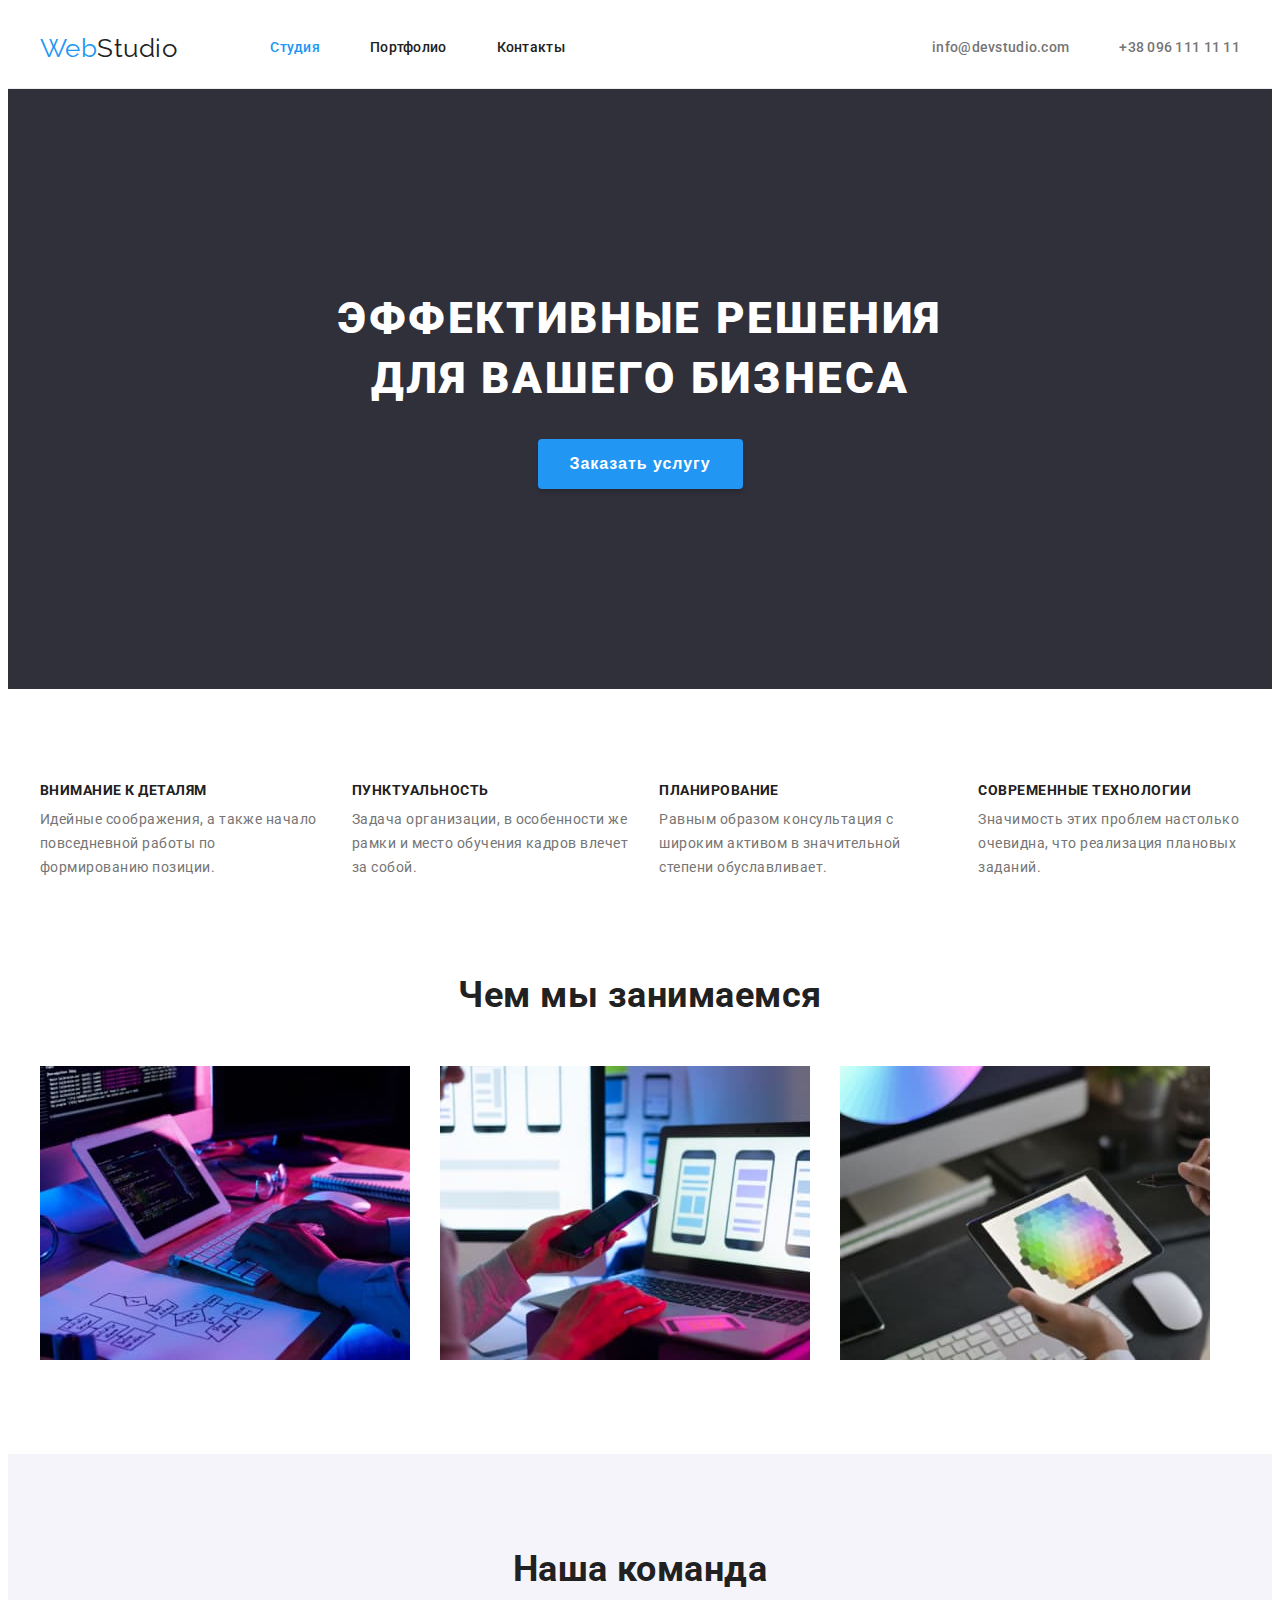
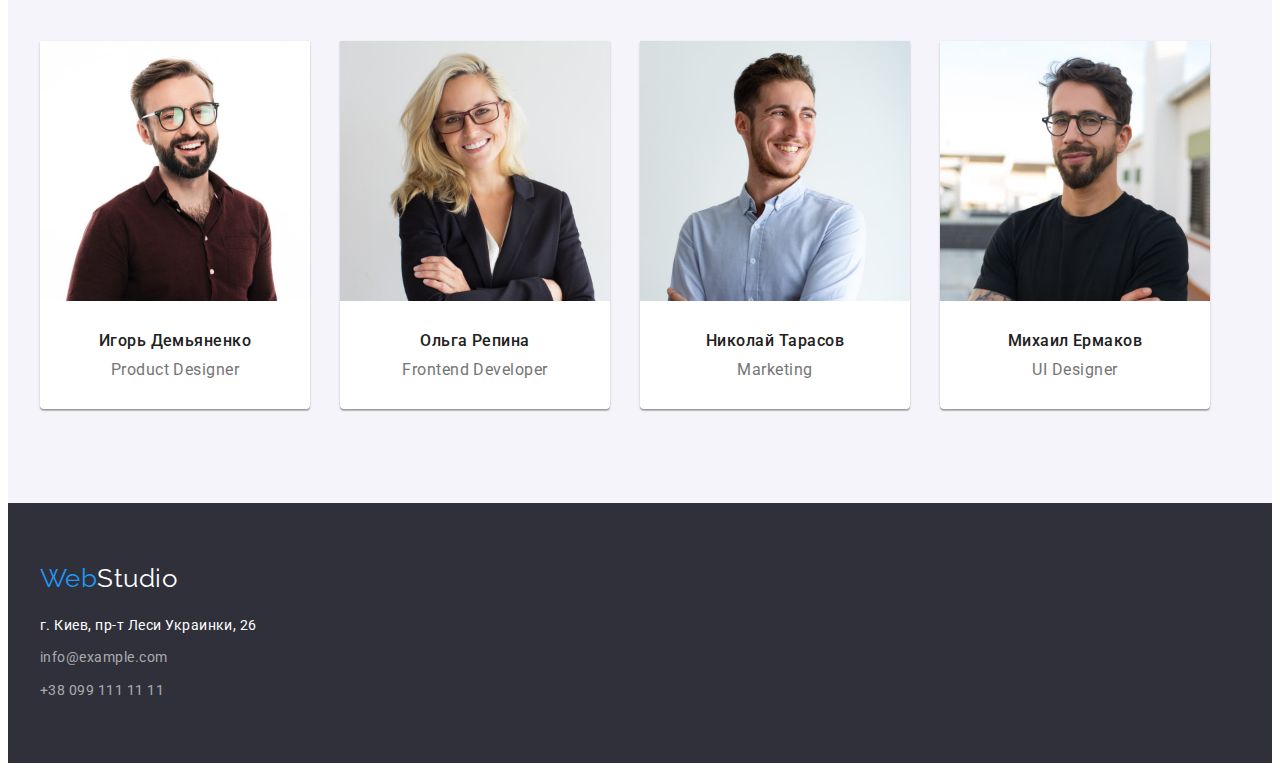
<file: index.html>
<!DOCTYPE html>
<html lang="ru">
<head>
    <meta charset="UTF-8">
    <meta http-equiv="X-UA-Compatible" content="IE=edge">
    <meta name="viewport" content="width=device-width, initial-scale=1.0">
    <title>WebStudio</title>
    <link rel="preconnect" href="https://fonts.googleapis.com">
    <link rel="preconnect" href="https://fonts.gstatic.com" crossorigin>
    <link href="https://fonts.googleapis.com/css2?family=Raleway:wght@700&family=Roboto:wght@400;500;700;900&display=swap"
        rel="stylesheet">
    <link rel="stylesheet" href="https://cdnjs.cloudflare.com/ajax/libs/modern-normalize/1.1.0/modern-normalize.min.css"
        integrity="sha512-wpPYUAdjBVSE4KJnH1VR1HeZfpl1ub8YT/NKx4PuQ5NmX2tKuGu6U/JRp5y+Y8XG2tV+wKQpNHVUX03MfMFn9Q=="
        crossorigin="anonymous" referrerpolicy="no-referrer" />
    <link rel="stylesheet" href="./css/styles.css">
</head>
<body>
<header class="page-header">
    <div class="header-container container">
        <a class="logo" href="./index.html" lang="en"><span class="logo-web">Web</span>Studio</a>
        <nav class="nav-main">
            <ul class="nav-list list">
                <li class="nav-list-item"><a href="./index.html" class="nav-link current">Студия</a></li>
                <li class="nav-list-item"><a href="./portfolio.html" class="nav-link">Портфолио</a></li>
                <li class="nav-list-item"><a href="#contacts" class="nav-link">Контакты</a></li>
            </ul>
        </nav>
        <ul class="contact-list list">
            <li class="contact-list-item"><a class="contact-link header" href="mailto:info@devstudio.com">info@devstudio.com</a></li>
            <li class="contact-list-item"><a class="contact-link header" href="tel:+380961111111">+38 096 111 11 11</a></li>
        </ul>
    </div>
    </header>

<main>
    <!--Герой-->
    <section class="hero">
        <h1 class="hero-title">Эффективные решения для вашего бизнеса</h1>
        <button class="button primary" type="button">Заказать услугу</button>
    </section>
    
    <!--Особенности-->
    <section class="section">
        <div class="container">
            <h2 class="visually-hidden">Особенности</h2>
            <ul class="features-list list">
                <li class="features-item">
                    <h3 class="title">Внимание к деталям</h3>
                    <p class="features-content">Идейные соображения, а также начало повседневной работы по формированию позиции.</p>
                </li>
                <li class="features-item">
                    <h3 class="title">Пунктуальность</h3>
                    <p class="features-content">Задача организации, в особенности же рамки и место обучения кадров влечет за собой.</p>
                </li>
                <li class="features-item">
                    <h3 class="title">Планирование</h3>
                    <p class="features-content">Равным образом консультация с широким активом в значительной степени обуславливает.</p>
                </li>
                <li class="features-item">
                    <h3 class="title">Современные технологии</h3>
                    <p class="features-content">Значимость этих проблем настолько очевидна, что реализация плановых заданий.</p>
                </li>
            </ul>
        </div>
        
    </section>

    <!--Чем мы занимаемся-->
    <section class="section-service">
        <div class="container">
            <h2 class="section-title">Чем мы занимаемся</h2>
            <ul class="service-list list">
                <li class="service-item">
                    <img src="./img/img1.jpg" alt="Планшет и клавиатура на столе" width="370">
                </li>
                <li class="service-item">
                    <img src="./img/img2.jpg" alt="Смартфон в руках на фоне ноутбука" width="370">
                </li>
                <li class="service-item">
                    <img src="./img/img3.jpg" alt="На планшете показана раскладка цветов" width="370">
                </li>
            </ul>
        </div>
    </section>

    <!--Наша команда-->
    <section class="section team">
        <div class="container">
            <h2 class="section-title">Наша команда</h2>
            <ul class="team-list list">
                <li class="team-item">
                    <img class="team-img" src="./img/photo-igor.jpg" alt="Игорь Демьяненко" width="270">
                    <div class="team-name">
                        <h3 class="title">Игорь Демьяненко</h3>
                        <p class="team-item-profile" lang="en">Product Designer</p>
                    </div>
                </li>
                <li class="team-item">
                    <img class="team-img" src="./img/photo-olga.jpg" alt="Ольга Репина" width="270">
                    <div class="team-name">
                        <h3 class="title">Ольга Репина</h3>
                        <p class="team-item-profile" lang="en">Frontend Developer</p>
                    </div>
                </li>
                <li class="team-item">
                    <img class="team-img" src="./img/photo-nikolaj.jpg" alt="Николай Тарасов" width="270">
                    <div class="team-name">
                        <h3 class="title">Николай Тарасов</h3>
                        <p class="team-item-profile" lang="en">Marketing</p>
                    </div>
                </li>
                <li class="team-item">
                    <img class="team-img" src="./img//photo-mike.jpg" alt="Михаил Ермаков" width="270">
                    <div class="team-name">
                        <h3 class="title">Михаил Ермаков</h3>
                        <p class="team-item-profile" lang="en">UI Designer</p>
                    </div>
                </li>
            </ul>
        </div>
    </section>
</main>

<footer id="contacts">
    <div class="container">
        <a class="logo footer-logo" href="./index.html" lang="en"><span class="logo-web">Web</span>Studio</a>
        <address>
            <ul class="footer-list list">
                <li><a class="address-link" href="https://goo.gl/maps/L3QvmrdTpUSkbaW27" target="_blank"
                        rel="noopener noreferrer">г. Киев, пр-т Леси Украинки, 26</a></li>
                <li><a class="contact-link footer" href="mailto:info@example.com">info@example.com</a></li>
                <li><a class="contact-link footer" href="tel:+380991111111">+38 099 111 11 11</a></li>
            </ul>
        </address>
    </div>
    
</footer>

</body>
</html>
</file>
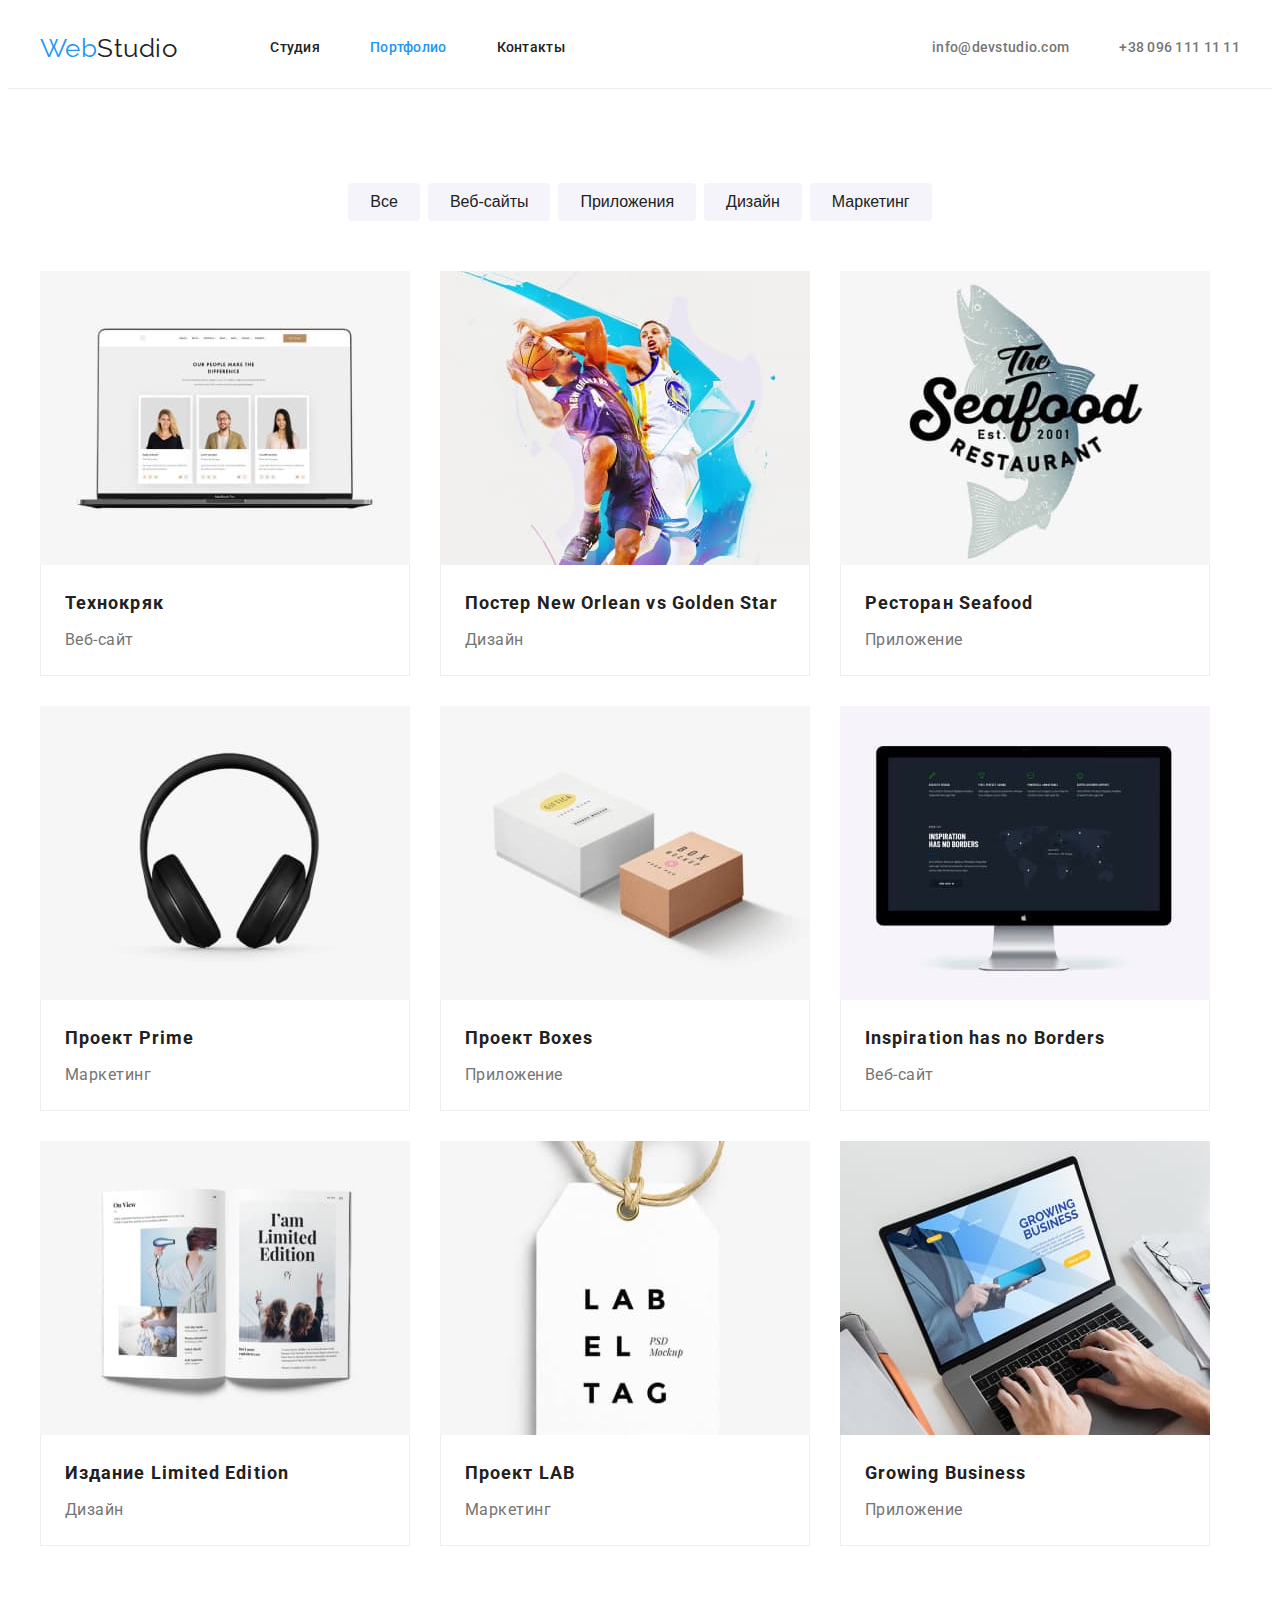
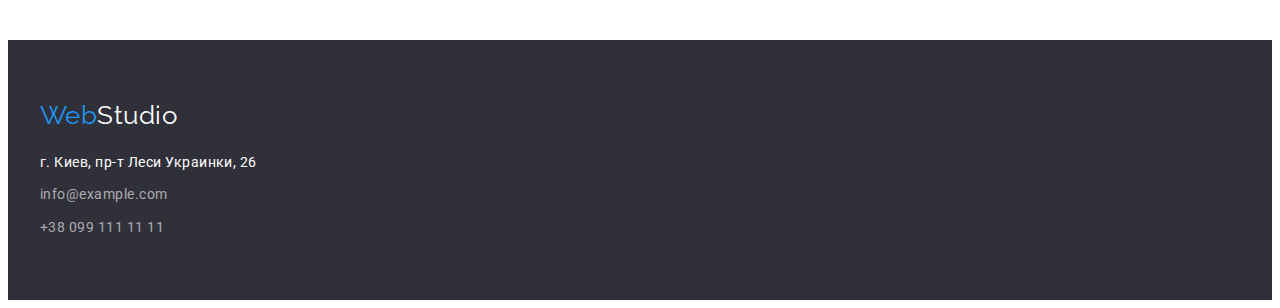
<file: portfolio.html>
<!DOCTYPE html>
<html lang="ru">
<head>
    <meta charset="UTF-8">
    <meta http-equiv="X-UA-Compatible" content="IE=edge">
    <meta name="viewport" content="width=device-width, initial-scale=1.0">
    <title>Portfolio</title>
    <link rel="preconnect" href="https://fonts.googleapis.com">
    <link rel="preconnect" href="https://fonts.gstatic.com" crossorigin>
    <link href="https://fonts.googleapis.com/css2?family=Raleway:wght@700&family=Roboto:wght@400;500;700;900&display=swap"
        rel="stylesheet">
    <link rel="stylesheet" href="https://cdnjs.cloudflare.com/ajax/libs/modern-normalize/1.1.0/modern-normalize.min.css"
        integrity="sha512-wpPYUAdjBVSE4KJnH1VR1HeZfpl1ub8YT/NKx4PuQ5NmX2tKuGu6U/JRp5y+Y8XG2tV+wKQpNHVUX03MfMFn9Q=="
        crossorigin="anonymous" referrerpolicy="no-referrer" />
    <link rel="stylesheet" href="./css/styles.css">
</head>
<body>
    <header class="page-header">
        <div class="header-container container">
            <a class="logo" href="./index.html" lang="en"><span class="logo-web">Web</span>Studio</a>
            <nav class="nav-main">
                <ul class="nav-list list">
                    <li class="nav-list-item"><a href="./index.html" class="nav-link">Студия</a></li>
                    <li class="nav-list-item"><a href="./portfolio.html" class="nav-link current">Портфолио</a></li>
                    <li class="nav-list-item"><a href="#contacts" class="nav-link">Контакты</a></li>
                </ul>
            </nav>
            <ul class="contact-list list">
                <li class="contact-list-item"><a class="contact-link header"
                        href="mailto:info@devstudio.com">info@devstudio.com</a></li>
                <li class="contact-list-item"><a class="contact-link header" href="tel:+380961111111">+38 096 111 11 11</a>
                </li>
            </ul>
        </div>
    </header>

    <main>
        <!-- Работы и сортировка -->
        <section class="section">
            <div class="container">
                <h1 class="visually-hidden">Портфолио работ</h1>
                <ul class="filter-button-list list">
                    <li class="filter-button-item"><button class="filter-button" type="button">Все</button></li>
                    <li class="filter-button-item"><button class="filter-button" type="button">Веб-сайты</button></li>
                    <li class="filter-button-item"><button class="filter-button" type="button">Приложения</button></li>
                    <li class="filter-button-item"><button class="filter-button" type="button">Дизайн</button></li>
                    <li class="filter-button-item"><button class="filter-button" type="button">Маркетинг</button></li>
                </ul>
            
                <ul class="project-list list">
                    <li class="project-list-item">
                        <img src="./img/Portfolio/portfolio-img-1.jpg" alt="Пример веб-сайта на мониторе ноутбука" width="370"
                            height="294">
                        <div class="project-text">
                            <h2 class="title">Технокряк</h2>
                            <p class="project-item">Веб-сайт</p>
                        </div>
                    </li>

                    <li class="project-list-item">
                        <img src="./img/Portfolio/portfolio-img-2.jpg" alt="Постер с двумя баскетболистами" width="370" height="294">
                        <div class="project-text">
                            <h2 class="title">Постер New Orlean vs Golden Star</h2>
                            <p class="project-item">Дизайн</p>
                        </div>
                    </li>
                        
                    <li class="project-list-item">
                        <img src="./img/Portfolio/portfolio-img-3.jpg" alt="Логотип Ресторана Seafood" width="370" height="294">
                        <div class="project-text">
                            <h2 class="title">Ресторан Seafood</h2>
                            <p class="project-item">Приложение</p>
                        </div>
                    </li>

                    <li class="project-list-item">
                        <img src="./img/Portfolio/portfolio-img-4.jpg" alt="Черные наушники" width="370" height="294">
                        
                        <div class="project-text">
                            <h2 class="title">Проект Prime</h2>
                            <p class="project-item">Маркетинг</p>
                        </div>
                    </li>
                    <li class="project-list-item">
                        <img src="./img/Portfolio/portfolio-img-5.jpg" alt="Две коробочки: белая и коричневая" width="370" height="294">
                        
                        <div class="project-text">
                            <h2 class="title">Проект Boxes</h2>
                            <p class="project-item">Приложение</p>
                        </div>
                    </li>
                    <li class="project-list-item">
                        <img src="./img/Portfolio/portfolio-img-6.jpg" alt="Пример веб-сайта на моноблоке Apple" width="370"
                            height="294">
                        
                        <div class="project-text">
                            <h2 class="title" lang="en">Inspiration has no Borders</h2>
                            <p class="project-item">Веб-сайт</p>
                        </div>
                    </li>
                    <li class="project-list-item">
                        <img src="./img/Portfolio/portfolio-img-7.jpg" alt="Открытая книга с картинками" width="370" height="294">
                        
                        <div class="project-text">
                            <h2 class="title">Издание Limited Edition</h2>
                            <p class="project-item">Дизайн</p>
                        </div>
                    </li>
                    <li class="project-list-item">
                        <img src="./img/Portfolio/portfolio-img-8.jpg" alt="Бирка с надписями LAB EL TAG" width="370" height="294">
                        
                        <div class="project-text">
                            <h2 class="title">Проект LAB</h2>
                            <p class="project-item">Маркетинг</p>
                        </div>
                    </li>
                    <li class="project-list-item">
                        <img src="./img/Portfolio/portfolio-img-9.jpg" alt="Ноутбук с открытым приложением Growing Business" width="370"
                            height="294">
                        
                        <div class="project-text">
                            <h2 class="title" lang="en">Growing Business</h2>
                            <p class="project-item">Приложение</p>
                        </div>
                    </li>
                </ul>
            </div>
          
        </section>

    </main>
    <footer id="contacts">
    <div class="container">
        <a class="logo footer-logo" href="./index.html" lang="en"><span class="logo-web">Web</span>Studio</a>
        <address>
            <ul class="footer-list list">
                <li><a class="address-link" href="https://goo.gl/maps/L3QvmrdTpUSkbaW27" target="_blank"
                        rel="noopener noreferrer">г. Киев, пр-т Леси Украинки, 26</a></li>
                <li><a class="contact-link footer" href="mailto:info@example.com">info@example.com</a></li>
                <li><a class="contact-link footer" href="tel:+380991111111">+38 099 111 11 11</a></li>
            </ul>
        </address>
    </div>
    
</footer>
    
</body>
</html>
</file>
<file: css/styles.css>
/* цвет основного текста #757575; */
/* цвет теста заголовков #212121; */
/* цвет акцента #2196F3; */
/* цвет теста контактов в футере rgba(255, 255, 255, 0.6); */
/* белый цвет текста #FFFFFF */


/* основной цвет фона #FFFFFF; */
/* дополнительный цвет фона #F5F4FA; */
/* цвет фона футера #2F303A; */

/* font-family: 'Raleway', sans-serif;
font-family: 'Roboto', sans-serif; */


:root{
   --primary-font-family:"Roboto", sans-serif;
   --body-background-color: #FFFFFF; 
   --title-text-color: #212121;
   --primary-text-color:#757575;
   --accent-color:#2196F3;
   --white-text-color:#FFFFFF;
   --footer-bg-color:#2F303A;
   --secondary-bg-color:#F5F4FA;
   --footer-contact-text-color:rgba(255, 255, 255, 0.6);
}


body{
  font-family: var(--primary-font-family);
  color: var(--primary-text-color);
  background-color: var(--body-background-color);  
  letter-spacing: 0.03em;
}

/* h1, h2, h3, h4, h5, h6, p{
   margin: 0;
} */

.container{
   margin-right: auto;
   margin-left: auto;
   width: 1200px;
   padding-left: 15px;
   padding-right: 15px;

}

.list{
   list-style: none;

   margin: 0;
   padding: 0;
   
}

a{
   text-decoration: none;
}

 img{
   display: block;
}

.section-title{
   margin-top: 0;
   margin-bottom: 50px;

   font-size: 36px;
   line-height: 1.17;
   text-align: center;
   color: var(--title-text-color);
}

/* HEADER */

.page-header{
   border-bottom: 1px solid #ECECEC;
}

.header-container{
   display: flex;
   align-items: center;
}

/* ЛОГОТИП */

.logo{
   font-family: 'Raleway', sans-serif; 
   font-size: 26px;
   line-height: 1.19;
   color: var(--title-text-color);
}

.logo-web{
color: var(--accent-color);
}

/* НАВИГАЦИЯ */

.nav-main{
   margin-left: 93px;
}

.nav-list{
   display: flex;
}

.nav-link{
   display: block;
   padding-top: 32px;
   padding-bottom: 32px;

   font-weight: 500;
   font-size: 14px;
   line-height: 1.14;
   letter-spacing: 0.02em;
   color: var(--title-text-color);
}

.nav-list-item:not(:last-child){
   margin-right: 50px;
}

.nav-link:hover, 
.nav-link:focus{
color: var(--accent-color);
}

.nav-link.current{
   color: var(--accent-color);
}

/* Телефон и почта */

.contact-list{
   display: flex;
   margin-left: auto;
}

.contact-list-item:not(:last-child){
   margin-right: 50px;
}

.contact-link.header{
   display: block;
   padding-top: 32px;
   padding-bottom: 32px;

   font-weight: 500;
   font-size: 14px;
   line-height: 1.14;
   letter-spacing: 0.02em;
   color: var(--primary-text-color);
}

/* HERO */

.hero{
   padding-top: 200px;
   padding-bottom: 200px;
  
   text-align: center;
   background-color: var(--footer-bg-color);
}

.hero-title{
   width: 696px;
   margin: 0 auto;
   margin-bottom: 30px;

   font-weight: 900;
   font-size: 44px;
   line-height: 1.36;
   letter-spacing: 0.06em;
   text-transform: uppercase;
   color: var(--white-text-color);

}

.button.primary{
   padding: 10px 32px;
   min-width: 200px;
   text-align: center;

   font-weight: 700;
   font-size: 16px;
   line-height: 1.87;
   letter-spacing: 0.06em;

   color: var(--white-text-color);
   background-color: var(--accent-color);
   box-shadow: 0px 4px 4px rgba(0, 0, 0, 0.15);
   border-radius: 4px;
   cursor: pointer;
   border: none;
}

.button.primary:hover{
   background-color: #188CE8;
   }

/* Особенности */

.section{
   padding-top: 94px;
   padding-bottom: 94px;

}

.visually-hidden {
  position: absolute;
  width: 1px;
  height: 1px;
  margin: -1px;
  padding: 0;
  overflow: hidden;
  border: 0;
  clip: rect(0 0 0 0);
}

.features-list{
   display: flex;
   margin-top: -30px;
   margin-left: -30px;
}

.features-item{
   flex-basis: calc((100%-120px)/4);
   margin-top: 30px;
   margin-left: 30px;
}

.features-list .title{
   margin-top: 0;
   margin-bottom: 10px;

   font-size: 14px;
   line-height: 1.14;
   text-transform: uppercase;
   color: var(--title-text-color);
}

.features-content{
   margin-top: 0;
   margin-bottom: 0;

   font-size: 14px;
   line-height: 1.71;
}

/* Чем мы занимаемся */

.section-service{
   padding-bottom: 94px;
}

.service-list{
   display: flex;
   margin-top: -30px;
   margin-left: -30px;
}

.service-item{
   flex-basis: calc((100%-90px)/3);
   margin-top: 30px;
   margin-left: 30px;
}

/* Наша команда */

.team{
   background-color: var(--secondary-bg-color);
}

.team-list{
   display: flex;
   flex-wrap: wrap;
   margin-top: -30px;
   margin-left: -30px;
}

.team-item{
   width: 270px;
   margin-top: 30px;
   margin-left: 30px;
   
   background-color: var(--body-background-color);
   box-shadow: 0px 1px 3px rgba(0, 0, 0, 0.12), 0px 1px 1px rgba(0, 0, 0, 0.14), 0px 2px 1px rgba(0, 0, 0, 0.2);
   border-radius: 0px 0px 4px 4px;
}

.team-name{
   padding: 30px 10px;
   text-align: center;
}

.team-list .title{
   margin-top: 0;
   margin-bottom: 10px;

   font-weight: 500;
   font-size: 16px;
   line-height: 1.19;
   color: var(--title-text-color);
}

.team-item-profile{
   margin: 0;

   font-size: 16px;
   line-height: 1.19;
}


/* Футер */

#contacts{
   background-color: var(--footer-bg-color);
   padding: 60px 0;
}

.footer-logo{
   display: inline-block;
   margin-bottom: 20px;

   color: var(--white-text-color);
}

.footer-list{
   font-style: normal;
   font-weight: 400;
   font-size: 14px;
   line-height: 1.71;
}

.footer-list li:not(:last-child){
   margin-bottom: 9px;
}

.address-link{
   color: var(--white-text-color);
}

.contact-link.footer{
   color: var(--footer-contact-text-color);
}

.contact-link:hover,
.contact-link:focus,
.address-link:hover,
.address-link:focus {
   color: var(--accent-color);
}


/* ПОРТФОЛИО */

.filter-button-list{
   display: flex;
   justify-content: center;
   margin-bottom: 50px;
}

.filter-button-item:not(:last-child){
   margin-right: 8px;
}
 
.filter-button{
   padding: 6px 22px;

   font-weight: 500;
   font-size: 16px;
   line-height: 1.62;
   color: var(--title-text-color);
   background-color: var(--secondary-bg-color);
   border: none;
   cursor: pointer;
   border-radius: 4px;
}

.filter-button:hover,
.filter-button:focus{
   color: var(--white-text-color);
   background-color: var(--accent-color);
}

.project-list{
   display: flex;
   flex-wrap: wrap;
   margin: -15px;
}

.project-list-item{
   width: 370px;
   margin: 15px;
}

.project-text{
   padding: 20px 24px;

   border: 1px solid #EEEEEE;
   border-top: none;
}

.project-list .title{
   margin-top: 0;
   margin-bottom: 4px;

   font-size: 18px;
   line-height: 2;
   letter-spacing: 0.06em;
   color: var(--title-text-color);
}

.project-item{
   margin: 0;

   font-weight: 400;
   font-size: 16px;
   line-height: 1.87;
}
</file>
